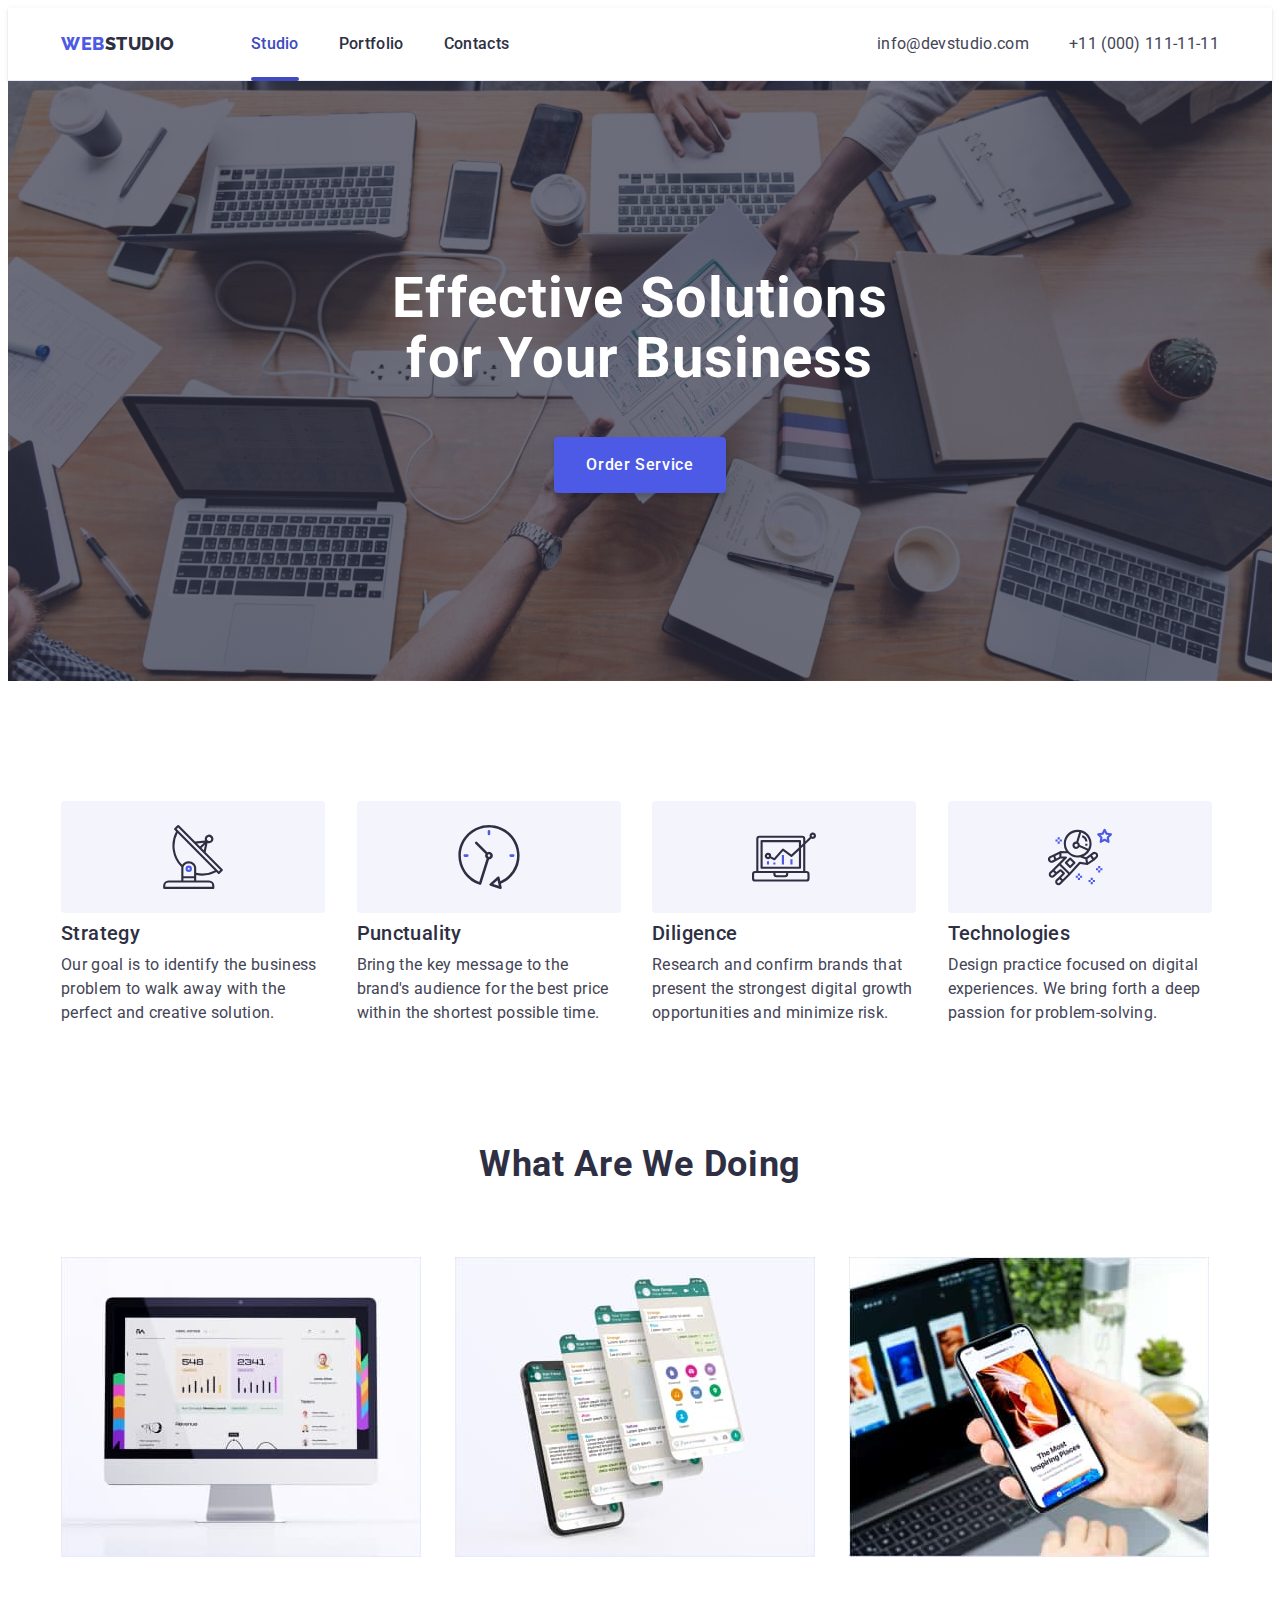
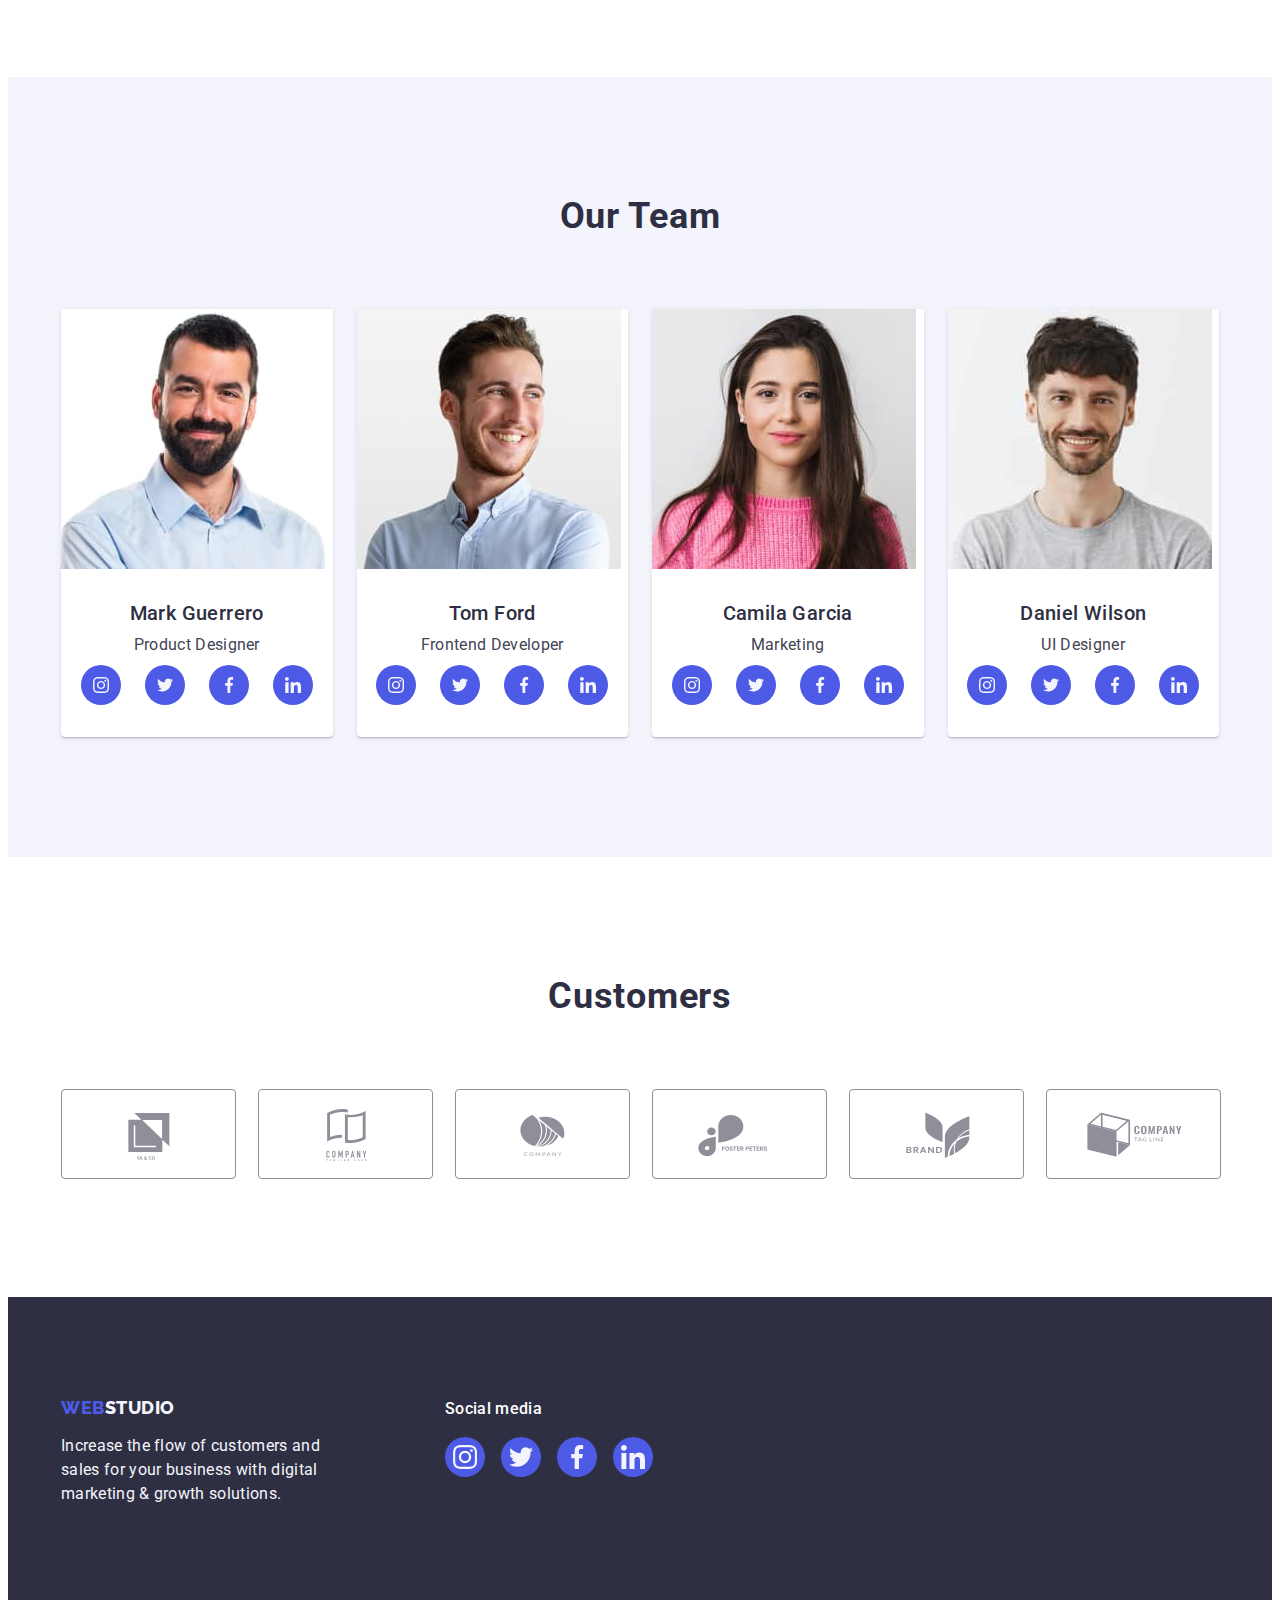
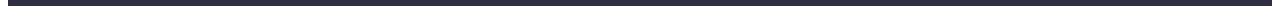
<file: index.html>
<!DOCTYPE html>
<html lang="en">

    <head>
        <meta charset="utf-8">
        <meta name="description" content="Web studio description meta tag content">
        <title>Web studio</title>
        <link rel="stylesheet" href="https://cdnjs.cloudflare.com/ajax/libs/modern-normalize/2.0.0/modern-normalize.min.css" integrity="sha512-4xo8blKMVCiXpTaLzQSLSw3KFOVPWhm/TRtuPVc4WG6kUgjH6J03IBuG7JZPkcWMxJ5huwaBpOpnwYElP/m6wg==" crossorigin="anonymous" referrerpolicy="no-referrer" />
        <link rel="preconnect" href="https://fonts.googleapis.com">
<link rel="preconnect" href="https://fonts.gstatic.com" crossorigin>
<link href="https://fonts.googleapis.com/css2?family=Raleway:wght@800&family=Roboto:wght@400;500;700;900&display=swap" rel="stylesheet">
        <link rel="stylesheet" href="./css/styles.css" />

    </head>

    <body>
       <header class="header">
        <div class="container header-container">
        <nav class="header-navigation">
            <a class="header-logo link" href="./index.html">Web<span class="header-logo-color">Studio</span></a>
            <ul class="header-menu-list list">
                <li class="header-menu-item">
                    <a class="header-menu-link link current" href="./index.html">Studio</a>
                </li>
                <li class="header-menu-item">
                    <a class="header-menu-link link" href="./portfolio.html">Portfolio</a>
                </li>
                <li class="header-menu-item">
                <a class="header-menu-link link" href="">Contacts</a>
                </li>
            </ul>
        </nav>

        <address class="adress">
            <ul class="header-adress-list list">
                <li class="header-adress-item">
                    <a class="header-adress-link link" href="mailto:info@devstudio.com">info@devstudio.com</a>
                </li>
                <li class="header-adress-item">
                    <a class="header-adress-link link" href="tel:+110001111111">+11 (000) 111-11-11</a>
                </li>
            </ul>
        </address>
        </div>
       </header> 

       <main>
        <section class="hero">
            <div class="container">
            <h1 class="hero-titl">Effective Solutions for Your Business</h1>
            <button class="hero-button" type="button" data-modal-open>Order Service</button>
            </div>
        </section>
        <section class="advantages">
            <div class="container">
            <h2 class="visually-hidden">Pryhowanyj zagolowok</h2>
            
            <ul class="advantages-list list">
                <li class="advantages-item">
                <div class="advantages-icons">
                            <svg class="imag-icons" width="64" height="64" >
                                <use href="./images/icons.svg#icon-antenna-1">
                                </use>
                            </svg>
                            </div> 
                            <h3 class="advantages-titl">Strategy</h3>
                    <p class="advantages-text">
                        Our goal is to identify the business problem to walk away with the perfect and creative solution.
                    </p>
                </li>
                <li class="advantages-item">
                <div class="advantages-icons">
                    <svg class="imag-icons" width="64" height="64" >
                        <use href="./images/icons.svg#icon-clock-1">
                        </use>
                    </svg>
                    </div>
                        <h3 class="advantages-titl">Punctuality</h3>
                    <p class="advantages-text">
                        Bring the key message to the brand's audience for the best price within the shortest possible time.
                    </p>
                </li>
                <li class="advantages-item">
                <div class="advantages-icons">
                    <svg class="imag-icons" width="64" height="64" >
                        <use href="./images/icons.svg#icon-diagram-1">
                        </use>
                    </svg>
                </div>
                    <h3 class="advantages-titl">Diligence</h3>
                    <p class="advantages-text">
                        Research and confirm brands that present the strongest digital growth opportunities and minimize risk.
                    </p>
                </li>
                <li class="advantages-item">
                <div class="advantages-icons">
                    <svg class="imag-icons" width="64" height="64" >
                        <use href="./images/icons.svg#icon-astronaut-1">
                        </use>
                    </svg>
                </div>
                    <h3 class="advantages-titl">Technologies</h3>
                    <p class="advantages-text">
                        Design practice focused on digital experiences. We bring forth a deep passion for problem-solving.
                    </p>
                </li>
            </ul>
            </div>            
        </section>
        <section class="services">
            <div class="container">
            <h2 class="services-titl">What are we doing</h2>
            <ul class="services-list list">
                <li class="services-item"><img src="./images/img1.jpg" alt="Monitor" width="360" height="300"></li>
                <li class="services-item"><img src="./images/img2.jpg" alt="Fone" width="360" height="300"></li>
                <li class="services-item"><img src="./images/img3.jpg" alt="Phone is hand" width="360" height="300"></li>
            </ul>
            </div>
        </section>
        <section class="team">
            <div class="container">
            <h2 class="team-titl">Our Team</h2>
            <ul class="team-list list">
                <li class="team-item"><img src="./images/MG.jpg" alt="Marc Guerrero" width="264" height="280">
                    <div class="team-cart">
                    <h3 class="team-titl-three">Mark Guerrero</h3>
                    <p class="team-text">Product Designer</p>
                    <ul class="team-icon-list list">
                        <li class="team-icon-item">
                            <a class="team-link link" href="">
                            <svg class="tem-imag-icons" width="16" height="16">
                                <use href="./images/icons.svg#icon-instagram-2">
                                </use>
                            </svg></a>
                        </li>
                        <li class="team-icon-item">
                            <a class="team-link link" href="">
                            <svg class="tem-imag-icons" width="16" height="16">
                                <use href="./images/icons.svg#icon-twitter-1">
                                </use>
                            </svg></a>
                        </li>
                        <li class="team-icon-item">
                        <a class="team-link link" href="">
                            <svg class="tem-imag-icons" width="16" height="16">
                                <use href="./images/icons.svg#icon-facebook-1">
                                </use>
                            </svg>
                        </a>
                        </li>
                        <li class="team-icon-item">
                        <a class="team-link link" href="">
                            <svg class="tem-imag-icons" width="16" height="16">
                                <use href="./images/icons.svg#icon-linkedin-1">
                                </use>
                            </svg>
                        </a>
                        </li>
                    </ul>
                    </div>                    
                </li>

                <li class="team-item"><img src="./images/TF.jpg" alt="Tom Ford" width="264" height="280">
                    <div class="team-cart">
                        <h3 class="team-titl-three">Tom Ford</h3>
                        <p class="team-text">Frontend Developer</p>
                        <ul class="team-icon-list list">
                        <li class="team-icon-item">
                            <a class="team-link link" href="">
                            <svg class="tem-imag-icons" width="16" height="16">
                                <use href="./images/icons.svg#icon-instagram-2">
                                </use>
                            </svg></a>
                        </li>
                        <li class="team-icon-item">
                            <a class="team-link link" href="">
                            <svg class="tem-imag-icons" width="16" height="16">
                                <use href="./images/icons.svg#icon-twitter-1">
                                </use>
                            </svg></a>
                        </li>
                        <li class="team-icon-item">
                        <a class="team-link link" href="">
                            <svg class="tem-imag-icons" width="16" height="16">
                                <use href="./images/icons.svg#icon-facebook-1">
                                </use>
                            </svg>
                        </a>
                        </li>
                        <li class="team-icon-item">
                        <a class="team-link link" href="">
                            <svg class="tem-imag-icons" width="16" height="16">
                                <use href="./images/icons.svg#icon-linkedin-1">
                                </use>
                            </svg>
                        </a>
                        </li>
                    </ul>
                    </div>                      
                </li>

                <li class="team-item"><img src="./images/KG.jpg" alt="Kamila Garsia" width="264" height="280">
                        <div class="team-cart">
                        <h3 class="team-titl-three">Camila Garcia</h3>
                        <p class="team-text">Marketing</p>
                        
                        <ul class="team-icon-list list">
                        <li class="team-icon-item">
                            <a class="team-link link" href="">
                            <svg class="tem-imag-icons" width="16" height="16">
                                <use href="./images/icons.svg#icon-instagram-2">
                                </use>
                            </svg></a>
                        </li>
                        <li class="team-icon-item">
                            <a class="team-link link" href="">
                            <svg class="tem-imag-icons" width="16" height="16">
                                <use href="./images/icons.svg#icon-twitter-1">
                                </use>
                            </svg></a>
                        </li>
                        <li class="team-icon-item">
                        <a class="team-link link" href="">
                            <svg class="tem-imag-icons" width="16" height="16">
                                <use href="./images/icons.svg#icon-facebook-1">
                                </use>
                            </svg>
                        </a>
                        </li>
                        <li class="team-icon-item">
                        <a class="team-link link" href="">
                            <svg class="tem-imag-icons" width="16" height="16">
                                <use href="./images/icons.svg#icon-linkedin-1">
                                </use>
                            </svg>
                        </a>
                        </li>
                    </ul>
                    </div>   
                </li>
                <li class="team-item"><img src="./images/DW.jpg" alt="Daniel Wilson" width="264" height="280">
                    <div class="team-cart">
                        <h3 class="team-titl-three">Daniel Wilson</h3>
                        <p class="team-text">UI Designer</p>
                        <ul class="team-icon-list list">
                        <li class="team-icon-item">
                            <a class="team-link link" href="">
                            <svg class="tem-imag-icons" width="16" height="16">
                                <use href="./images/icons.svg#icon-instagram-2">
                                </use>
                            </svg></a>
                        </li>
                        <li class="team-icon-item">
                            <a class="team-link link" href="">
                            <svg class="tem-imag-icons" width="16" height="16">
                                <use href="./images/icons.svg#icon-twitter-1">
                                </use>
                            </svg></a>
                        </li>
                        <li class="team-icon-item">
                        <a class="team-link link" href="">
                            <svg class="tem-imag-icons" width="16" height="16">
                                <use href="./images/icons.svg#icon-facebook-1">
                                </use>
                            </svg>
                        </a>
                        </li>
                        <li class="team-icon-item">
                        <a class="team-link link" href="">
                            <svg class="tem-imag-icons" width="16" height="16">
                                <use href="./images/icons.svg#icon-linkedin-1">
                                </use>
                            </svg>
                        </a>
                        </li>
                    </ul>
                    </div>
                </li>
                </ul>
            </div>
        </section>
        <section class="customers">
            <div class="container">
                <h2 class="customers-titl">Customers</h2>
<ul class="customers-list list">
    <li class="customers-item">
      <a class="customers-link link" href="">
          <svg class="customers-imag-icons" width="104" height="56">
                            <use href="./images/icons.svg#icon-Logo">
                            </use>
                        </svg>  
    </a>
    </li>
    <li class="customers-item">
        <a class="customers-link link" href="">
    <svg class="customers-imag-icons" width="104" height="56">
                        <use href="./images/icons.svg#icon-Logo-1">
                        </use>
                    </svg>
    </a>     
    </li>
    <li class="customers-item">
        <a class="customers-link link" href="">
        <svg class="customers-imag-icons" width="104" height="56">
                        <use href="./images/icons.svg#icon-Logo-2">
                        </use>
                    </svg>
    </a>  
    </li>
    <li class="customers-item">
        <a class="customers-link link" href="">
        <svg class="customers-imag-icons" width="104" height="56">
                        <use href="./images/icons.svg#icon-Logo-3">
                        </use>
                    </svg> 
    </a> 
    </li>
    <li class="customers-item">
        <a class="customers-link link" href="">
        <svg class="customers-imag-icons" width="104" height="56">
                        <use href="./images/icons.svg#icon-Logo-4">
                        </use>
                    </svg> 
    </a> 
    </li>
    <li class="customers-item">
        <a class="customers-link link" href="">
        <svg class="customers-imag-icons" width="104" height="56">
                        <use href="./images/icons.svg#icon-Logo-5">
                        </use>
                    </svg>
    </a>  
    </li>
</ul>
</div>
</section>
       </main>
       <footer class="footer">
        <div class="container page">
            <div class="footer-wramp">
                <a class="footer-logo link link" href="./index.html">Web<span class="footer-logo-color">Studio</span></a>
                <p class="footer-text">
                Increase the flow of customers and sales for your business with digital marketing & growth solutions.
            </p>
            </div>
            <div class="footer-social">
                <p class="footer-social-text">Social media</p>
                <ul class="footer-social-list list">
                    <li class="footer-social-item">
                        <a class="footer-social-link link" href="">
                            <svg class="footer-imag-icons" width="24" height="24">
                                <use href="./images/icons.svg#icon-instagram-2">
                                </use>
                            </svg>
                        </a>
                    </li>
                    <li class="footer-social-item">
                    <a class="footer-social-link link" href="">
                        <svg class="footer-imag-icons" width="24" height="24">
                                <use href="./images/icons.svg#icon-twitter-1">
                                </use>
                            </svg>
                    </a>    
                    </li>
                    <li class="footer-social-item">
                    <a class="footer-social-link link" href="">
                        <svg class="footer-imag-icons" width="24" height="24">
                                <use href="./images/icons.svg#icon-facebook-1">
                                </use>
                            </svg>
                    </a>    
                    </li>
                    <li class="footer-social-item">
                    <a class="footer-social-link link" href="">
                        <svg class="footer-imag-icons" width="24" height="24">
                                <use href="./images/icons.svg#icon-linkedin-1">
                                </use>
                            </svg>
                    </a>    
                    </li>
                </ul>
            </div>
        </div>
       </footer>
       <div data-modal class="backdrop  is-hidden">
    <div  class="modal" >
        <button type="button" data-modal-close class="modal-close-btn">
            <svg class="modal-imag" width="8" height="8">
                <use href="./images/icons.svg#icon-close">
                </use>
            </svg>
        </button>
    </div>

</div>
<script src="./js/modal.js"></script>
    </body>
</html>
</file>
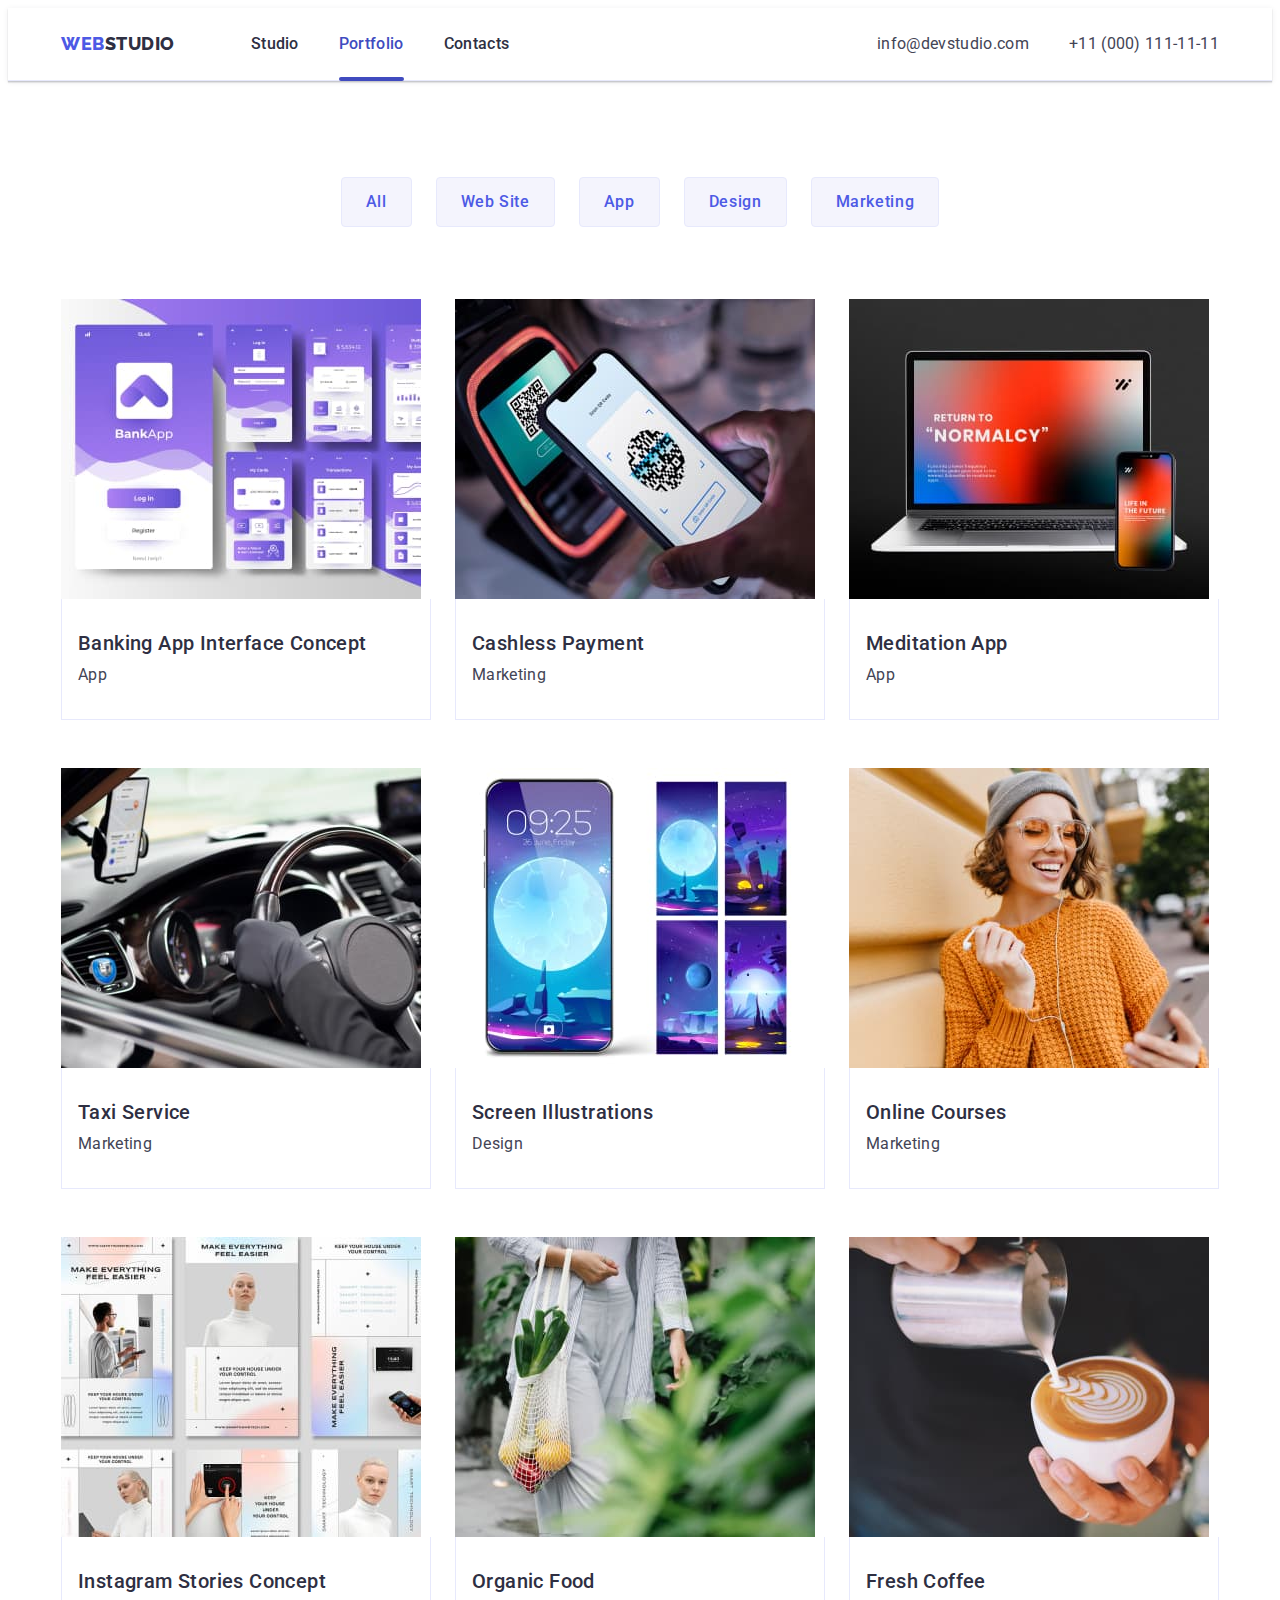
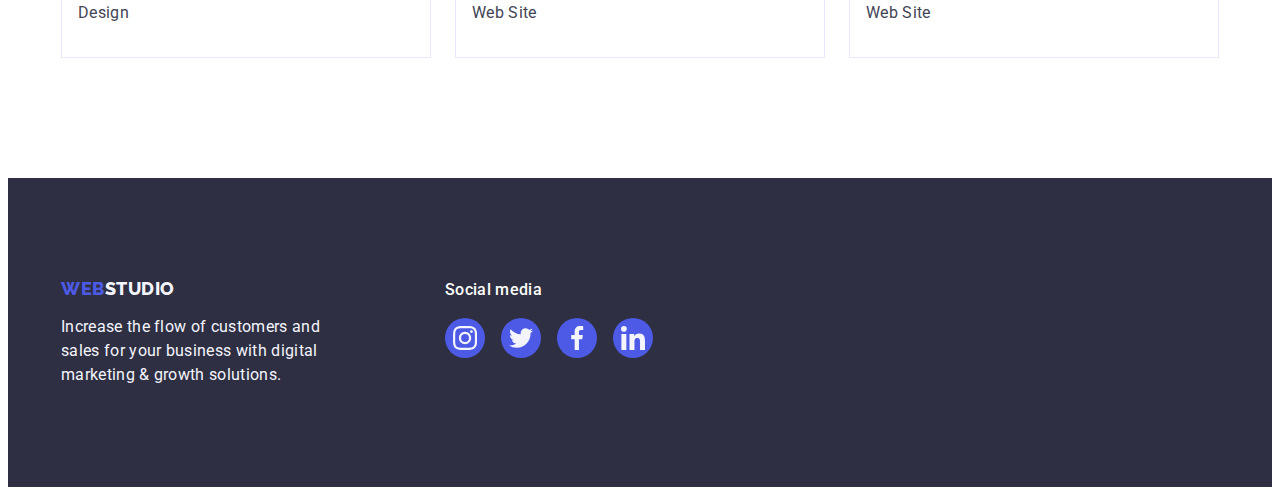
<file: portfolio.html>
<!DOCTYPE html>
<html lang="en">
<head>
    <meta charset="UTF-8">
    <meta name="viewport" content="width=device-width, initial-scale=1.0">
    <title>Portfolio</title>
    <link rel="stylesheet" href="https://cdnjs.cloudflare.com/ajax/libs/modern-normalize/2.0.0/modern-normalize.min.css" integrity="sha512-4xo8blKMVCiXpTaLzQSLSw3KFOVPWhm/TRtuPVc4WG6kUgjH6J03IBuG7JZPkcWMxJ5huwaBpOpnwYElP/m6wg==" crossorigin="anonymous" referrerpolicy="no-referrer" />
    <link rel="preconnect" href="https://fonts.googleapis.com">
<link rel="preconnect" href="https://fonts.gstatic.com" crossorigin>
<link href="https://fonts.googleapis.com/css2?family=Raleway:wght@800&family=Roboto:wght@400;500;700;900&display=swap" rel="stylesheet">
    <link rel="stylesheet" href="./css/styles.css" />
</head>
<body>
<header class="header">
    <div class="container header-container">
        <nav class="header-navigation">
            <a class="header-logo link link" href="./portfolio.html">Web<span class="header-logo-color">Studio</span></a>
            <ul class="header-menu-list list">
                <li class="header-menu-item">
                    <a class="header-menu-link link " href="./index.html">Studio</a>
                </li>
                <li class="header-menu-item">
                    <a class="header-menu-link link current" href="./portfolio.html">Portfolio</a>
                </li>
                <li class="header-menu-item">
                <a class="header-menu-link link" href="">Contacts</a>
                </li>
            </ul>
        </nav>

        <address class="adress">
            <ul class="header-adress-list list">
                <li class="header-adress-item">
                    <a class="header-adress-link link" href="mailto:info@devstudio.com">info@devstudio.com</a>
                </li>
                <li class="header-adress-item">
                    <a class="header-adress-link link" href="tel:+110001111111">+11 (000) 111-11-11</a>
                </li>
            </ul>
        </address>
        </div>
</header> 

<main> 
<section class="section">
    <div class="container">
    <h1 class="visually-hidden">Pryhovanyj zagolovok</h1>
    <ul class="section-list list">
        <li class="section-item"><button class="section button" type="button">All</button></li>
        <li class="section-item"><button class="section button" type="button">Web Site</button></li>
        <li class="section-item"><button class="section button" type="button">App</button></li>
        <li class="section-item"><button class="section button" type="button">Design</button></li>
        <li class="section-item"><button class="section button" type="button">Marketing</button></li>
    </ul>
    
    <ul class="section-two-list list">
        <li class="section-two-item">
            
                <a class="section-link link" href="">
                <div class="imag-container">    
                    <img src="./images/banking-app.jpg" alt="banking app" height="360" width="360">
            <p class="imag-text"> 14 Stylish and User-Friendly App Design Concepts · Task Manager App · Calorie Tracker App · Exotic Fruit Ecommerce App · Cloud Storage App
            </p>
            </div>
                <div class="cart-container">
                <h2 class="section-titl">Banking App Interface Concept</h2>
                <p class="section-text">App</p>
                </div>
            </a>    
        </li>
        <li class="section-two-item">
                
            <a class="section-link link" href="">
                <div class="imag-container">
                <img src="./images/cashless-payment.jpg" alt="cashless payment" height="360" width="360">
                <p class="imag-text"> 14 Stylish and User-Friendly App Design Concepts · Task Manager App · Calorie Tracker App · Exotic Fruit Ecommerce App · Cloud Storage App
            </p>
                </div>
                <div class="cart-container">
                    <h2 class="section-titl">Cashless Payment</h2>
                    <p class="section-text">Marketing</p>
                </div>
            </a>    
        </li>
        <li class="section-two-item">
                
            <a class="section-link link" href="">
                <div class="imag-container">
                <img src="./images/meditation-app.jpg" alt="Meditaion App" height="360" width="360">
                <p class="imag-text"> 14 Stylish and User-Friendly App Design Concepts · Task Manager App · Calorie Tracker App · Exotic Fruit Ecommerce App · Cloud Storage App
            </p>
                </div>
                <div class="cart-container">
                    <h2 class="section-titl">Meditation App</h2>
                <p class="section-text">App</p>
                </div>
            </a>
        </li>
        <li class="section-two-item">
                 
            <a class="section-link link" href="">
                <div class="imag-container">
                <img src="./images/taxi-service.jpg" alt="Taxi Service" height="360" width="360">
                <p class="imag-text"> 14 Stylish and User-Friendly App Design Concepts · Task Manager App · Calorie Tracker App · Exotic Fruit Ecommerce App · Cloud Storage App
            </p>
                </div>
                <div class="cart-container">
                    <h2 class="section-titl">Taxi Service</h2>
                <p class="section-text">Marketing</p>
                </div>
            </a>
        </li>
        <li class="section-two-item">
                
            <a class="section-link link" href="">
                <div class="imag-container">
                <img src="./images/screen-illustrasion.jpg" alt="Screen Illustrations" height="360" width="360">
                <p class="imag-text"> 14 Stylish and User-Friendly App Design Concepts · Task Manager App · Calorie Tracker App · Exotic Fruit Ecommerce App · Cloud Storage App
            </p>
                </div>
                <div class="cart-container">
                    <h2 class="section-titl">Screen Illustrations</h2>
                <p class="section-text">Design</p>
                </div>
            </a>
        </li>
        <li class="section-two-item">
                
            <a class="section-link link" href="">
                <div class="imag-container">
                <img src="./images/online-courses.jpg" alt="Online Courses" height="360" width="360">
                <p class="imag-text"> 14 Stylish and User-Friendly App Design Concepts · Task Manager App · Calorie Tracker App · Exotic Fruit Ecommerce App · Cloud Storage App
            </p>
                </div>
                <div class="cart-container">
                    <h2 class="section-titl">Online Courses</h2>
                <p class="section-text">Marketing</p>
                </div>
            </a>
        </li>
        <li class="section-two-item">
                
            <a class="section-link link" href="">
                <div class="imag-container">
                <img src="./images/instagram-stories.jpg" alt="Instagram Stories Concept " height="360" width="360">
                <p class="imag-text"> 14 Stylish and User-Friendly App Design Concepts · Task Manager App · Calorie Tracker App · Exotic Fruit Ecommerce App · Cloud Storage App
            </p>
                </div>
                <div class="cart-container">
                    <h2 class="section-titl">Instagram Stories Concept </h2>
                <p class="section-text">Design</p>
                </div>
            </a>
        </li>
        <li class="section-two-item">
                
            <a class="section-link link" href="">
                <div class="imag-container">
                <img src="./images/organic-food.jpg" alt="Organic Food" height="360" width="360">
                <p class="imag-text"> 14 Stylish and User-Friendly App Design Concepts · Task Manager App · Calorie Tracker App · Exotic Fruit Ecommerce App · Cloud Storage App
            </p>
                </div>
                <div class="cart-container">
                    <h2 class="section-titl">Organic Food</h2>
                <p class="section-text">Web Site</p>
                </div>
            </a>
        </li>
        <li class="section-two-item">
                
            <a class="section-link link" href="">
                <div class="imag-container">
                <img src="./images/fresh-coffee.jpg" alt="Fresh Coffee" height="360" width="360">
                <p class="imag-text"> 14 Stylish and User-Friendly App Design Concepts · Task Manager App · Calorie Tracker App · Exotic Fruit Ecommerce App · Cloud Storage App
            </p>
                </div>
                <div class="cart-container">
                    <h2 class="section-titl">Fresh Coffee</h2>
                <p class="section-text">Web Site</p>
                </div>
            </a>
            </li>
    </ul>
    </div>
</section>
</main>
<footer class="footer">
   <div class="container page"> 
   <div class="footer-wramp">
       <a class="footer-logo link" href="./index.html">Web<span class="footer-logo-color">Studio</span></a>
            <p class="footer-text">
                Increase the flow of customers and sales for your business with digital marketing & growth solutions.
            </p> 
   </div>
   <div class="footer-social">
                <p class="footer-social-text">Social media</p>
                <ul class="footer-social-list list">
                    <li class="footer-social-item">
                        <a class="footer-social-link link" href="">
                            <svg class="footer-imag-icons" width="24" height="24">
                                <use href="./images/icons.svg#icon-instagram-2">
                                </use>
                            </svg>
                        </a>
                    </li>
                    <li class="footer-social-item">
                    <a class="footer-social-link link" href="">
                        <svg class="footer-imag-icons" width="24" height="24">
                                <use href="./images/icons.svg#icon-twitter-1">
                                </use>
                            </svg>
                    </a>    
                    </li>
                    <li class="footer-social-item">
                    <a class="footer-social-link link" href="">
                        <svg class="footer-imag-icons" width="24" height="24">
                                <use href="./images/icons.svg#icon-facebook-1">
                                </use>
                            </svg>
                    </a>    
                    </li>
                    <li class="footer-social-item">
                    <a class="footer-social-link link" href="">
                        <svg class="footer-imag-icons" width="24" height="24">
                                <use href="./images/icons.svg#icon-linkedin-1">
                                </use>
                            </svg>
                    </a>    
                    </li>
                </ul>
            </div>
    </div>    
</footer>

</body>
</html>
</file>
<file: css/styles.css>
:root {
    --white: #FFFFFF;
    --navyblue: #2E2F42;
    --slate: #434455;
    --iris: #4D5AE5;
    --cloud: #F4F4FD;
    --ocean: #404BBF;
    --cornflower: #E7E9FC;
    --lightslate: #8E8F99;
    --dairy:#FCFCFC;
}


body {
    font-family: 'Roboto', sans-serif;
    color: var(--slate);
    background-color: var(--white);
    }

.container {
    width: 1158px;
    padding-left: 15px;
    padding-right: 15px;
    margin: 0 auto;
    /*outline: 2px solid red;*/
}
.link {
text-decoration: none;
}
.list {
    list-style: none;
    
}
p, ul, h1, h2, h3, h4, h5, h6 {
    margin: 0;
}
ul {
    padding-left: 0;
    display: flex;
}
img {
    display: block;
    max-width: 100%;
    height: auto;
}
.visually-hidden {
        position: absolute;
        width: 1px;
        height: 1px;
        margin: -1px;
        border: 0;
        padding: 0;
        white-space: nowrap;
        clip-path: inset(100%);
        clip: rect(0 0 0 0);
        overflow: hidden;
}

/* web studio */

.header {
border-bottom: 1px solid var(--cornflower, #E7E9FC);
box-shadow: 0px 2px 1px rgba(46, 47, 66, 0.08), 0px 1px 1px rgba(46, 47, 66, 0.16), 0px 1px 6px rgba(46, 47, 66, 0.08);
}
.header-container {
display: flex;
align-items: center;

}

.header-navigation {
    display: flex;
    align-items: center;
}   

.header-menu-list {
    display: flex;
    gap: 40px;
}
.header-logo {
    color: var(--iris, #4D5AE5);
        font-family: Raleway, sans-serif;
        font-size: 18px;
        font-weight: 800;
        line-height: 1.17;
        letter-spacing: 0.03em;
        text-transform: uppercase;
        margin-right: 76px;
        }
        
.header-logo-color {
    color: var(--navyblue, #2E2F42);
}


.header-menu-link {
    color: var(--navyblue, #2E2F42);
        font-size: 16px;
        font-weight: 500;
        line-height: 1.5;
        letter-spacing: 0.02em;
        padding-top: 24px;
        padding-bottom: 24px;
        display: flex;
        position: relative;
        transition: color 250ms cubic-bezier(0.4, 0, 0.2, 1);
        
        }

.header-menu-link:hover {
    color: var(--ocean, #404BBF);
}

.header-menu-link:focus {
    color: var(--ocean, #404BBF);
}

.current {
    position: relative;
    color: #404bbf;
    transition: color 250ms cubic-bezier(0.4, 0, 0.2, 1);


}
.current::after {
content: "";
position: absolute;
left: 0;
bottom: -1px;
width: 100%;
height: 4px;
background: var(--ocean, #404BBF);
border-radius: 2px;

}
.adress {
    font-style: normal;
    margin-left: auto;

}

.header-adress-list {
    display: flex;
    gap: 40px;
}
.header-adress-link {
    color: var(--slate, #434455);
font-size: 16px;
font-weight: 400;
line-height: 1.5;
letter-spacing: 0.02em;
padding-top: 24px;
padding-bottom: 24px;
transition: color 250ms cubic-bezier(0.4, 0, 0.2, 1);
}

.header-adress-link:hover {
color: var(--ocean, #404BBF);
}

.header-adress-link:focus {
color:var(--ocean, #404BBF);
}

.hero {
background: var(--navyblue, #2E2F42);
margin: 0 auto;
padding-bottom: 188px;
padding-top: 188px;
background-image:linear-gradient(rgba(46, 47, 66, 0.7), rgba(46, 47, 66, 0.7)), url(../images/hero-bg.jpg);
background-repeat: no-repeat;
background-position: center;
background-size: cover;
max-width: 1440px;

}

.hero-titl {
    color: var(--white, #FFF);
        text-align: center;
        font-size: 56px;
        font-weight: 700;
        line-height: 1.07;
        letter-spacing: 0.02em;
        max-width: 496px;
        margin: 0 auto;
        
        
        }
.hero-button {
    
        background: var(--iris, #4D5AE5);
            color: var(--white, #FFF);
            font-family: inherit;
            font-size: 16px;
            font-weight: 500;
            line-height: 1.5;
            letter-spacing: 0.04em;
            cursor: pointer;
            display: block;
            padding: 16px 32px;
            gap: 10px;
            border-radius: 4px;
            border: none;
            background: var(--iris, #4D5AE5);
            box-shadow: 0px 4px 4px 0px rgba(0, 0, 0, 0.15);
            margin: 0 auto;
            margin-top: 48px;
            min-width: 169px;
            height: 56px;
            transition: background-color 250ms cubic-bezier(0.4, 0, 0.2, 1);
}

.hero-button:hover {
    background-color: var(--ocean, #404BBF);
}

.hero-button:focus {
    background-color: var(--ocean, #404BBF);
}

.advantages {
    padding-top: 120px;
    padding-bottom: 120px;
}

.advantages-list {
    display: flex;
    gap: 24px;
    
}

.advantages-item {
width: calc((100% - 72px) / 4);
}



.advantages-icons {
    display: flex;
    align-items: center;
    justify-content: center;
    gap: 24px;
    background-color: var(--cloud, #F4F4FD);
    border-radius: 4px;
    margin-bottom: 8px;
    width: 264px;
    height: 112px;
}

.imag-icons {
    
    border-radius: 4px;
    flex-shrink: 0;
}


.advantages-item-icons {
    width: calc((100% - 72px) / 4);
}
.advantages-titl {
    color: var(--navyblue, #2E2F42);
    font-size: 20px;
    font-weight: 500;
    line-height: 1.2;
    letter-spacing: 0.02em;
    max-width: 264px;
    margin-bottom: 8px;
    }

.advantages-text {
    color: var(--slate, #434455);
        font-size: 16px;
        line-height: 1.5;
        letter-spacing: 0.02em;
        width: 264px;
        }

.services {
    padding-bottom: 120px;
    /*padding-top: 120px;*/
    }

.services-list {
    display: flex;
    }

.services-item {
    margin-right: 24px;
    width: calc((100% - 48px) / 3);
    
}
.services-item:last-child {
    margin-right: 0;
}
.services-titl {
    color: var(--navyblue, #2E2F42);
        text-align: center;
        font-size: 36px;
        font-weight: 700;
        line-height: 1.11;
        letter-spacing: 0.02em;
        text-transform: capitalize;
        margin-bottom: 72px;
        }

.team {
    background-color:var(--cloud, #F4F4FD);
    padding-bottom: 120px;
    padding-top: 120px;
    display: flex;
}

.team-list {
    display: flex;
    gap: 24px;
}

.team-item {
    background-color: #FFFFFF;
    width: calc((100% - 72px) / 4);
    border-radius: 0px 0px 4px 4px;
    box-shadow: 0px 1px 6px rgba(46, 47, 66, 0.08),
        0px 1px 1px rgba(46, 47, 66, 0.16),
        0px 2px 1px rgba(46, 47, 66, 0.08);
    
}

.team-titl {
    color: var(--navyblue, #2E2F42);
        text-align: center;
        font-size: 36px;
        font-weight: 700;
        line-height: 1.11;
        letter-spacing: 0.02em;
        text-transform: capitalize;
        margin-bottom: 72px;
        }

.team-cart {
    padding-top: 32px;
    padding-bottom: 32px;

}
.team-titl-three {
    color: var(--navyblue, #2E2F42);
        font-size: 20px;
        font-weight: 500;
        line-height: 1.2;
        letter-spacing: 0.02em;
        text-align: center;
        margin-bottom: 8px;
}

.team-text {
    color: var(--slate, #434455);
        font-size: 16px;
        line-height: 1.5;
        letter-spacing: 0.02em;
        text-align: center;
        margin-bottom: 8px;
        
}


.team-icon-list {
    display: flex;
    justify-content: center;
    gap: 24px;


}

.team-icon-item {
width: 40px;
height: 40px;

}

.team-link {
    width: 100%;
    height: 100%;
    background-color: var(--iris, #4D5AE5);
    border-radius: 50%;
    display: flex;
    align-items: center;
    justify-content: center;
    transition: background-color 250ms cubic-bezier(0.4, 0, 0.2, 1);
}
.team-link:hover {
    background-color: var(--ocean, #404BBF);
}
.team-link:focus {
    background-color: var(--ocean, #404BBF);
}

.tem-imag-icons {
    fill: var(--cloud, #f4f4fd);
}

.customers {
    padding-top: 120px;
    padding-bottom: 120px;
}

.customers-titl {
    color: var(--navyblue, #2E2F42);
        text-align: center;
            font-size: 36px;
            font-style: normal;
            font-weight: 700;
            line-height: 1.11;
            letter-spacing: 0.02em;
            text-transform: capitalize;
            margin-bottom: 72px;
}
.customers-list {
    display: flex;
        gap: 24px;
}

.customers-item {
    width: calc((100% - 120px) / 6);
    height: 88px;
}

.customers-link {
    width: 100%;
    height: 100%;
    border: 1px solid var(--lightslate, #8E8F99);
    border-radius: 4px;
    display: flex;
    align-items: center;
    justify-content: center;
    color: var(--lightslate, #8E8F99);
    transition: border-color 250ms cubic-bezier(0.4, 0, 0.2, 1),
        color 250ms cubic-bezier(0.4, 0, 0.2, 1);
}
.customers-link:hover {
    border-color: var(--ocean, #404BBF);
    color: var(--ocean, #404BBF);
}

.customers-link:focus {
    border-color: var(--ocean, #404BBF);
    color: var(--ocean, #404BBF);
    
    }

.customers-imag-icons {
    fill: currentColor;
    /*padding: 16px 32px;*/
    flex-shrink: 0;
    }



.footer {
    background: var(--navyblue, #2E2F42);
    padding-top: 100px;
    padding-bottom: 100px;
}
.footer-logo {
    display: inline-block;
    color:var(--iris, #4D5AE5);
        font-family: Raleway, sans-serif;
        font-size: 18px;
        font-weight: 800;
        line-height: 1.17;
        letter-spacing: 0.03em;
        text-transform: uppercase;
        margin-bottom: 16px;
}

.page {
    display: flex;
    align-items: baseline;
    
}

.footer-wramp {
    margin-right: 120px;
    
}

.footer-logo-color {
color: var(--cloud, #F4F4FD);
}

.footer-text {
    color: var(--cloud, #F4F4FD);
        font-size: 16px;
        line-height: 1.5;
        letter-spacing: 0.02em;
        max-width: 264px;
        
}

/*.footer-social {}*/

.footer-social-text {
    font-weight: 500;
    font-size: 16px;
    line-height: 1.5;
    letter-spacing: 0.02em;
    color: var(--white, #FFFFFF);
    margin-bottom: 16px;
}

.footer-social-list {
    display: flex;
    gap: 16px;
}

.footer-social-item {
    width: 40px;
    height: 40px;
}

.footer-social-link {
    width: 100%;
    height: 100%;
    background-color: var(--iris, #4D5AE5);
    border-radius: 50%;
    display: flex;
    align-items: center;
    justify-content: center;
    transition: background-color 250ms cubic-bezier(0.4, 0, 0.2, 1);

}

.footer-social-link:hover {
    background-color: #31d0aa;

}

.footer-social-link:focus {
    background-color: #31d0aa;

}

.footer-imag-icons {
    fill: var(--cloud, #F4F4FD);
}

.backdrop {
    position: fixed;
    width: 100%;
    height: 100%;
    background-color: rgba(46, 47, 66, 0.4);
    top: 0;
    left: 0;
    transition: opacity 250ms cubic-bezier(0.4, 0, 0.2, 1), visibility 250ms cubic-bezier(0.4, 0, 0.2, 1);
}

.modal {
    position: absolute;
    top: 50%;
    left: 50%;
    transform: translate(-50%, -50%) scale(1);
    width: 408px;
    min-height: 584px;
    background: var(--dairy, #FCFCFC);
    box-shadow: 0px 2px 1px 0px rgba(0, 0, 0, 0.20), 0px 1px 3px 0px rgba(0, 0, 0, 0.12), 0px 1px 1px 0px rgba(0, 0, 0, 0.14);
    border-radius: 4px;
    transition: transform 250ms cubic-bezier(0.4, 0, 0.2, 1);

}

.is-hidden {
    opacity: 0;
    visibility: hidden;
    pointer-events: none;

}

.modal-close-btn {
    position: absolute;
    top: 24px;
    right: 24px;
    width: 24px;
    height: 24px;
    border-radius: 50%;
    display: flex;
    align-items: center;
    justify-content: center;
    background-color: var(--cornflower, #E7E9FC);
    border: 1px solid rgba(0, 0, 0, 0.1);
    padding: 0;
    cursor: pointer;
    transition: background-color 250ms cubic-bezier(0.4, 0, 0.2, 1), border 250ms cubic-bezier(0.4, 0, 0.2, 1);

}

.modal-close-btn:hover {
    background-color: var(--ocean, #404BBF);
    border: none;
}

.modal-close-btn:focus {
    background-color: var(--ocean, #404BBF);
    border: none;
}

.modal-imag {
    transition: fill 250ms cubic-bezier(0.4, 0, 0.2, 1);

}

.modal-close-btn:hover .modal-imag {
    fill: #ffffff;
}

.modal-close-btn:focus .modal-imag {
    fill: #ffffff;
}
/* P O R T F O L I O */

.section {
    padding-top: 96px;
    padding-bottom: 120px;
}
.section-list {
    display: flex;
    justify-content: center;
    gap: 24px;
    margin-bottom: 72px;
}
.section button {
        background-color: var(--cloud, #F4F4FD);
        color: var(--iris, #4D5AE5);
        font-family: inherit;
        font-size: 16px;
        font-weight: 500;
        line-height: 1.5;
        letter-spacing: 0.04em;
        cursor: pointer;
        display: flex;
        padding: 12px 24px;
        justify-content: center;
        align-items: center;
        border-radius: 4px;
        border: 1px solid var(--cornflower, #E7E9FC);
        background: var(--cloud, #F4F4FD);
        text-align: center;
        transition: color 250ms cubic-bezier(0.4, 0, 0.2, 1),
            background-color 250ms cubic-bezier(0.4, 0, 0.2, 1),
            border-color 250ms cubic-bezier(0.4, 0, 0.2, 1),
            box-shadow 250ms cubic-bezier(0.4, 0, 0.2, 1);
}

.section button:hover {
    background: var(--ocean, #404BBF);
    color: var(--white, #FFFFFF);
    border: 1px solid transparent;
    box-shadow: 0px 3px 1px rgba(0, 0, 0, 0.1), 0px 2px 1px rgba(0, 0, 0, 0.08), 0px 2px 2px rgba(0, 0, 0, 0.12);
}

.section button:focus {
    background: var(--ocean, #404BBF);
    color: var(--white, #FFFFFF);
    border: 1px solid transparent;
    box-shadow: 0px 3px 1px rgba(0, 0, 0, 0.1), 0px 2px 1px rgba(0, 0, 0, 0.08), 0px 2px 2px rgba(0, 0, 0, 0.12);
}

.section-two-list {
    display: flex;
        flex-wrap: wrap;
        column-gap: 24px;
        row-gap: 48px
}

.section-two-item {
    width: calc((100% - 48px) / 3);
}

.section-link {
    display: block;
    transition: box-shadow 250ms cubic-bezier(0.4, 0, 0.2, 1);
}

.section-link:hover {
    box-shadow: 0px 1px 6px rgba(46, 47, 66, 0.08),
        0px 1px 1px rgba(46, 47, 66, 0.16),
        0px 2px 1px rgba(46, 47, 66, 0.08);
}

.section-link:focus {
    box-shadow: 0px 1px 6px rgba(46, 47, 66, 0.08),
        0px 1px 1px rgba(46, 47, 66, 0.16),
        0px 2px 1px rgba(46, 47, 66, 0.08);
}

.section-link:hover p {
transform: translateY(0%);
}

.section-link:focus p {
    transform: translateY(0%);
}
.cart {
    
    padding-bottom: 120px;
    border-bottom: 1px solid var(--cornflower, #E7E9FC);
    background: var(--white, #FFF);
}

.cart-container {
    padding: 32px 16px;
    border: 1px solid #e7e9fc;
    border-top: none;
}

.imag-container {
    position: relative;
    overflow: hidden;

}
.imag-text {
    position: absolute;
    top: 0;
    color: var(--cloud, #F4F4FD);
        font-size: 16px;
        font-style: normal;
        line-height: 1.5;
        letter-spacing: 0.02em;
        padding: 40px 32px;
        background: var(--iris, #4D5AE5);
        height: 100%;
        width: 100%;
        transform: translateY(100%);
        transition: transform 250ms cubic-bezier(0.4, 0, 0.2, 1);
}
.section-titl {
    color: var(--navyblue, #2E2F42);
        font-size: 20px;
        font-weight: 500;
        line-height: 1.2;
        letter-spacing: 0.02em;
        margin-bottom: 8px;
}
.section-text {
    color: var(--slate, #434455);
        font-size: 16px;
        line-height: 1.5;
        letter-spacing: 0.02em;
}
</file>
